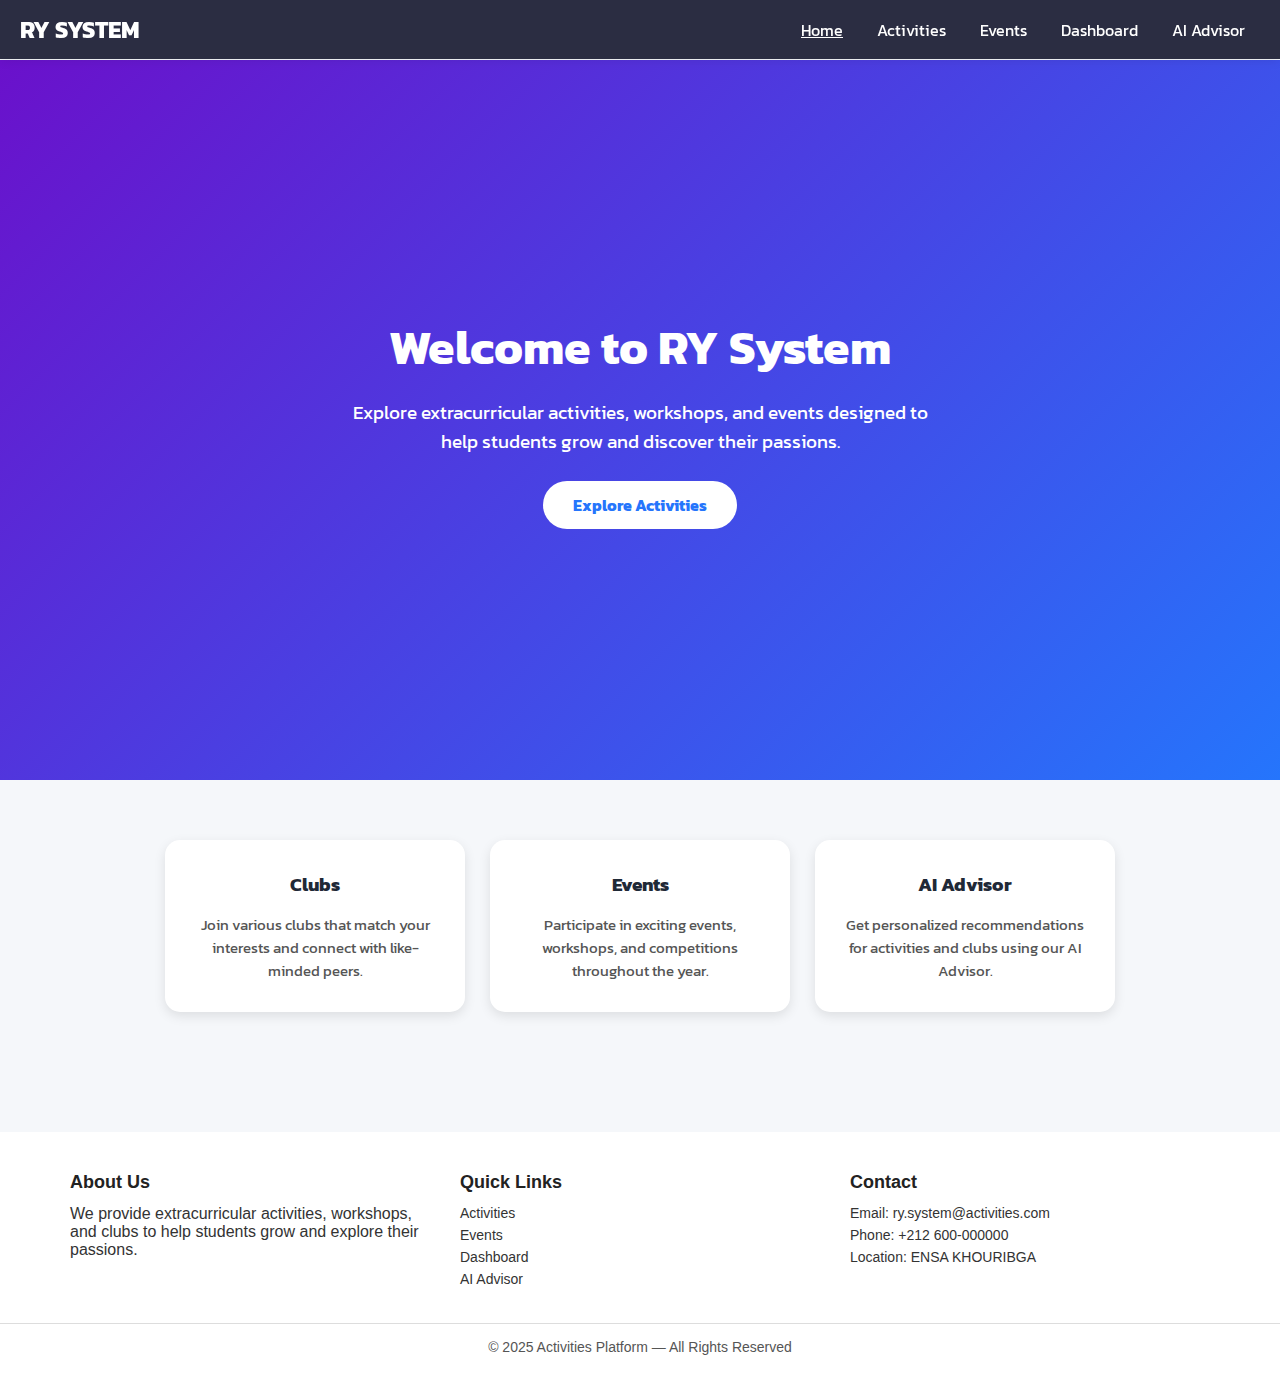
<file: index.html>
<!DOCTYPE html>
<html lang="en">

<head>
    <meta charset="UTF-8">
    <meta name="viewport" content="width=device-width, initial-scale=1.0">
    <title>Clubs</title>

    <link rel="stylesheet" href="styles/global.css">
    <link rel="stylesheet" href="styles/home.css">
    <link rel="stylesheet" href="styles/nav-footer.css">

    <link rel="preconnect" href="https://fonts.googleapis.com">
    <link rel="preconnect" href="https://fonts.gstatic.com" crossorigin>
    <link href="https://fonts.googleapis.com/css2?family=Kanit:ital,wght@0,400;0,700&display=swap" rel="stylesheet">
</head>

<body>
    <nav class="computer-nav">
        <div class="left-comp-nav">
            <a href="./index.html" class="logo-link">
                <p class="nav-logo-txt">RY SYSTEM</p>
            </a>
        </div>
        <div class="right-comp-nav">
            <a href="index.html" class="comp-nav-link selected-nav">Home</a>
            <a href="pages/activities.html" class="comp-nav-link">Activities</a>
            <a href="pages/events.html" class="comp-nav-link">Events</a>
            <a href="pages/dashboard.html" class="comp-nav-link">Dashboard</a>
            <a href="pages/advisor.html" class="comp-nav-link">AI Advisor</a>
        </div>
    </nav>

    <section class="hero">
        <h1>Welcome to RY System</h1>
        <p>Explore extracurricular activities, workshops, and events designed to help students grow and discover
            their passions.</p>
        <a href="pages/activities.html" class="cta-btn">Explore Activities</a>
    </section>

    <section class="features">
        <div class="feature-card">
            <h3>Clubs</h3>
            <p>Join various clubs that match your interests and connect with like-minded peers.</p>
        </div>
        <div class="feature-card">
            <h3>Events</h3>
            <p>Participate in exciting events, workshops, and competitions throughout the year.</p>
        </div>
        <div class="feature-card">
            <h3>AI Advisor</h3>
            <p>Get personalized recommendations for activities and clubs using our AI Advisor.</p>
        </div>
    </section>

    <footer class="footer">
        <div class="footer-container">

            <div class="footer-section">
                <h3>About Us</h3>
                <p>
                    We provide extracurricular activities, workshops, and clubs to help students grow and explore their
                    passions.
                </p>
            </div>

            <div class="footer-section">
                <h3>Quick Links</h3>
                <ul>
                    <li><a href="pages/activities.html">Activities</a></li>
                    <li><a href="pages/events.html">Events</a></li>
                    <li><a href="pages/dashboard.html">Dashboard</a></li>
                    <li><a href="pages/advisor.html">AI Advisor</a></li>
                </ul>
            </div>

            <div class="footer-section">
                <h3>Contact</h3>
                <ul>
                    <li>Email: ry.system@activities.com</li>
                    <li>Phone: +212 600-000000</li>
                    <li>Location: ENSA KHOURIBGA</li>
                </ul>
            </div>

        </div>

        <div class="footer-bottom">
            <p>© 2025 Activities Platform — All Rights Reserved</p>
        </div>
    </footer>
</body>

</html>
</file>
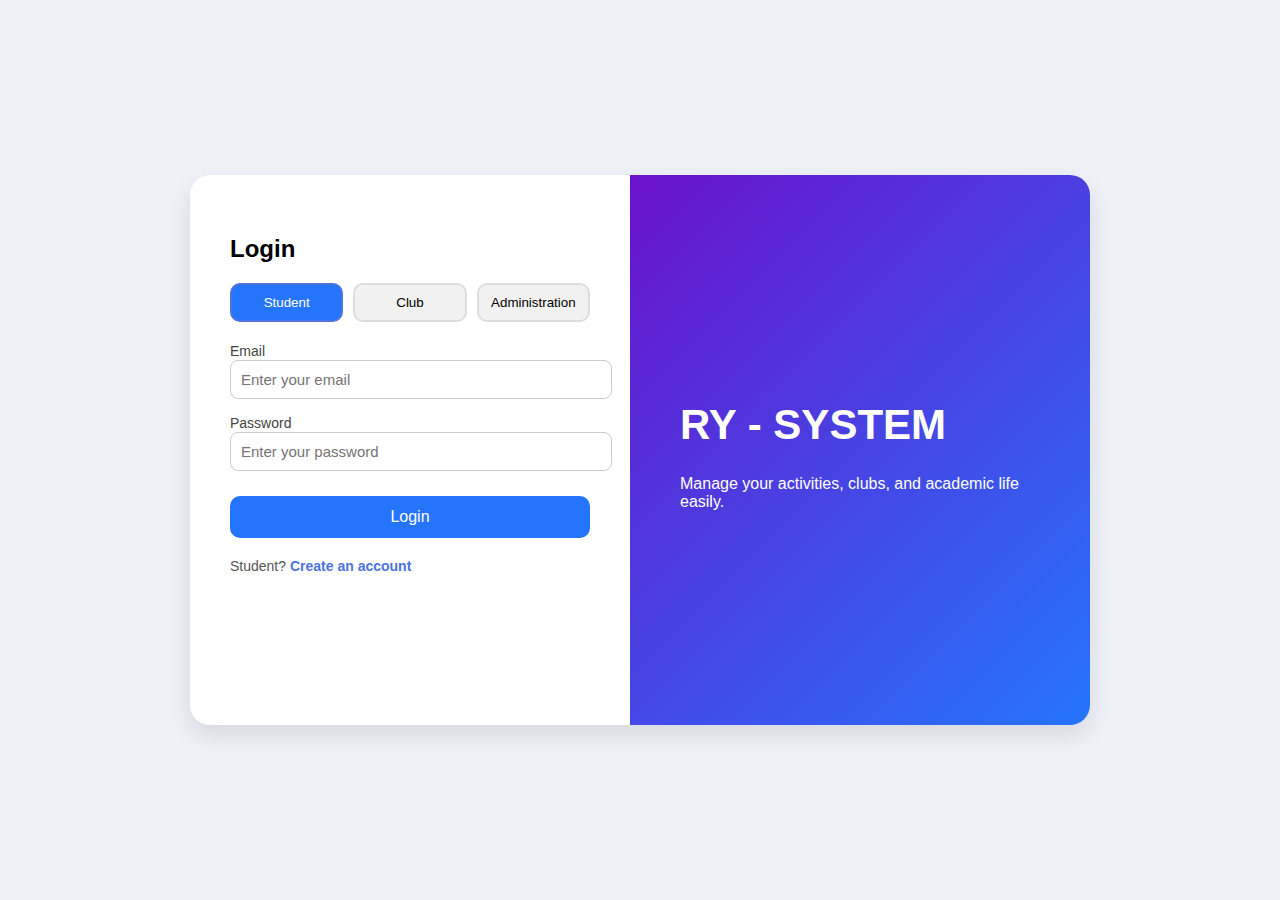
<file: login.html>
<!DOCTYPE html>
<html lang="en">

<head>
    <meta charset="UTF-8" />
    <meta name="viewport" content="width=device-width, initial-scale=1.0" />
    <title>Activities IS — Login</title>

    <link rel="stylesheet" href="../styles/auth.css">
</head>

<body>

    <div class="auth-container">
        <div class="form-box" id="loginBox">
            <h2>Login</h2>

            <div class="account-select">
                <button class="type-btn active" data-type="student">Student</button>
                <button class="type-btn" data-type="club">Club</button>
                <button class="type-btn" data-type="admin">Administration</button>
            </div>

            <div class="input-group">
                <label>Email</label>
                <input type="email" id="loginEmail" placeholder="Enter your email" required>
            </div>

            <div class="input-group">
                <label>Password</label>
                <input type="password" id="loginPassword" placeholder="Enter your password" required>
            </div>

            <button class="submit-btn">Login</button>

            <p class="switch-text">
                Student?
                <span class="switch-btn" id="openRegister">Create an account</span>
            </p>
        </div>


        <div class="form-box hidden" id="registerBox">
            <h2>Create Student Account</h2>

            <div class="input-group">
                <label>Full Name</label>
                <input type="text" placeholder="Your full name" required>
            </div>

            <div class="input-group">
                <label>Student Email</label>
                <input type="email" placeholder="student@school.com" required>
            </div>

            <div class="input-group">
                <label>Password</label>
                <input type="password" placeholder="Create password" required>
            </div>

            <div class="input-group">
                <label>Student ID</label>
                <input type="text" placeholder="Ex: 202312345" required>
            </div>

            <button class="submit-btn">Register</button>

            <p class="switch-text">
                Already have an account?
                <span class="switch-btn" id="backToLogin">Login</span>
            </p>
        </div>


        <div class="side-box">
            <h1>RY - SYSTEM</h1>
            <p>Manage your activities, clubs, and academic life easily.</p>
        </div>

    </div>

    <script src="../js/auth.js"></script>
</body>

</html>
</file>
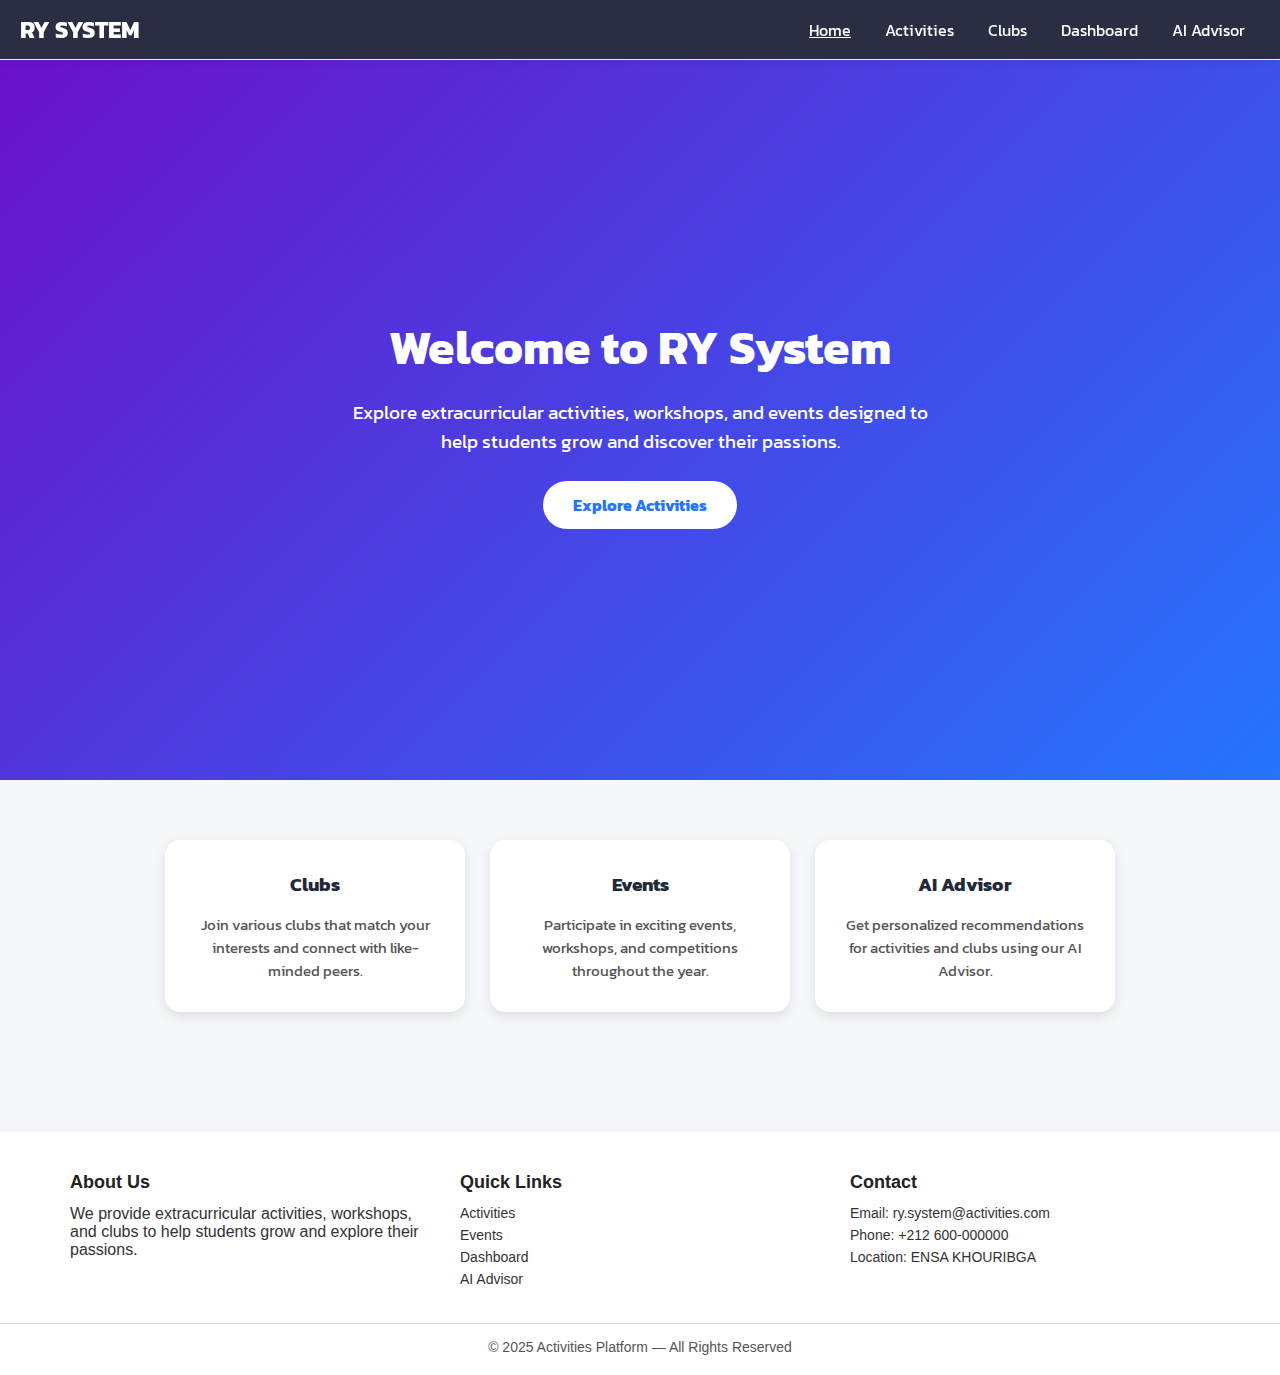
<file: student.html>
<!DOCTYPE html>
<html lang="en">

<head>
    <meta charset="UTF-8">
    <meta name="viewport" content="width=device-width, initial-scale=1.0">
    <title>RY - SYSTEM</title>

    <link rel="stylesheet" href="styles/global.css">
    <link rel="stylesheet" href="styles/home.css">
    <link rel="stylesheet" href="styles/nav-footer.css">

    <link rel="preconnect" href="https://fonts.googleapis.com">
    <link rel="preconnect" href="https://fonts.gstatic.com" crossorigin>
    <link href="https://fonts.googleapis.com/css2?family=Kanit:ital,wght@0,400;0,700&display=swap" rel="stylesheet">
</head>

<body>
    <nav class="computer-nav">
        <div class="left-comp-nav">
            <a href="./index.html" class="logo-link">
                <p class="nav-logo-txt">RY SYSTEM</p>
            </a>
        </div>
        <div class="right-comp-nav">
            <a href="index.html" class="comp-nav-link selected-nav">Home</a>
            <a href="pages/activities.html" class="comp-nav-link">Activities</a>
            <a href="pages/clubs.html" class="comp-nav-link">Clubs</a>
            <a href="pages/dashboard.html" class="comp-nav-link">Dashboard</a>
            <a href="pages/advisor.html" class="comp-nav-link">AI Advisor</a>
        </div>
    </nav>

    <section class="hero">
        <h1>Welcome to RY System</h1>
        <p>Explore extracurricular activities, workshops, and events designed to help students grow and discover
            their passions.</p>
        <a href="pages/activities.html" class="cta-btn">Explore Activities</a>
    </section>

    <section class="features">
        <div class="feature-card">
            <h3>Clubs</h3>
            <p>Join various clubs that match your interests and connect with like-minded peers.</p>
        </div>
        <div class="feature-card">
            <h3>Events</h3>
            <p>Participate in exciting events, workshops, and competitions throughout the year.</p>
        </div>
        <div class="feature-card">
            <h3>AI Advisor</h3>
            <p>Get personalized recommendations for activities and clubs using our AI Advisor.</p>
        </div>
    </section>

    <footer class="footer">
        <div class="footer-container">

            <div class="footer-section">
                <h3>About Us</h3>
                <p>
                    We provide extracurricular activities, workshops, and clubs to help students grow and explore their
                    passions.
                </p>
            </div>

            <div class="footer-section">
                <h3>Quick Links</h3>
                <ul>
                    <li><a href="pages/activities.html">Activities</a></li>
                    <li><a href="pages/events.html">Events</a></li>
                    <li><a href="pages/dashboard.html">Dashboard</a></li>
                    <li><a href="pages/advisor.html">AI Advisor</a></li>
                </ul>
            </div>

            <div class="footer-section">
                <h3>Contact</h3>
                <ul>
                    <li>Email: ry.system@activities.com</li>
                    <li>Phone: +212 600-000000</li>
                    <li>Location: ENSA KHOURIBGA</li>
                </ul>
            </div>

        </div>

        <div class="footer-bottom">
            <p>© 2025 Activities Platform — All Rights Reserved</p>
        </div>
    </footer>
</body>

</html>
</file>
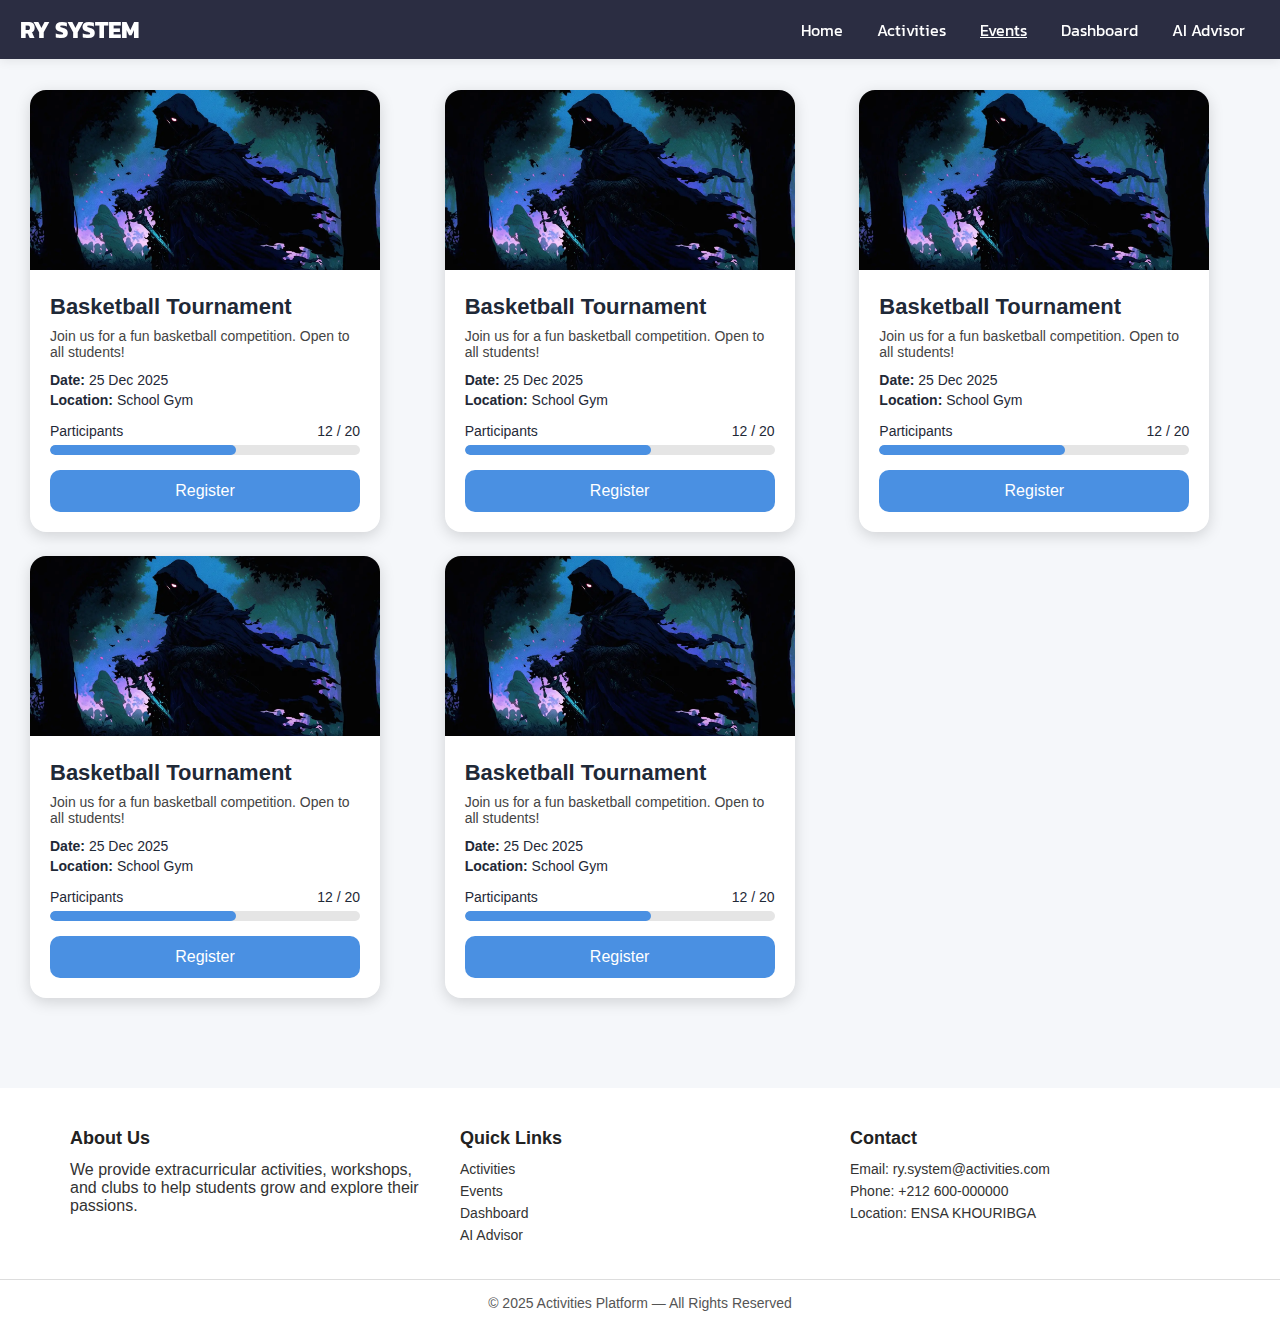
<file: pages/events.html>
<!DOCTYPE html>
<html lang="en">
<head>
    <meta charset="UTF-8">
    <meta name="viewport" content="width=device-width, initial-scale=1.0">
    <title>Events</title>

    <link rel="stylesheet" href="../styles/global.css">
    <link rel="stylesheet" href="../styles/nav-footer.css">
    <link rel="stylesheet" href="../styles/pages-styles/events.css">

    <link rel="preconnect" href="https://fonts.googleapis.com">
    <link rel="preconnect" href="https://fonts.gstatic.com" crossorigin>
    <link href="https://fonts.googleapis.com/css2?family=Kanit:ital,wght@0,400;0,700&display=swap" rel="stylesheet">
</head>
<body>
    <nav class="computer-nav">
        <div class="left-comp-nav">
            <a href="../index.html" class="logo-link">
                <p class="nav-logo-txt">RY SYSTEM</p>
            </a>
        </div>
        <div class="right-comp-nav">
            <a href="../index.html" class="comp-nav-link">Home</a>
            <a href="activities.html" class="comp-nav-link">Activities</a>
            <a href="events.html" class="comp-nav-link selected-nav">Events</a>
            <a href="dashboard.html" class="comp-nav-link">Dashboard</a>
            <a href="advisor.html" class="comp-nav-link">AI Advisor</a>
        </div>
    </nav>

    <div class="events-container">
        <div class="events-card">
            <img src="../images/im2.jpg" alt="events Photo" class="events-photo" />

            <div class="events-content">
                <h2 class="events-title">Basketball Tournament</h2>
                <p class="events-description">
                    Join us for a fun basketball competition. Open to all students!
                </p>

                <div class="events-info">
                    <p><strong>Date:</strong> 25 Dec 2025</p>
                    <p><strong>Location:</strong> School Gym</p>
                </div>

                <div class="participants">
                    <div class="participants-header">
                        <span>Participants</span>
                        <span>12 / 20</span>
                    </div>

                    <div class="progress-bar">
                        <div class="progress-fill" style="width: 60%;"></div>
                    </div>
                </div>

                <button class="register-btn">Register</button>
            </div>
        </div>

        <div class="events-card">
            <img src="../images/im2.jpg" alt="events Photo" class="events-photo" />

            <div class="events-content">
                <h2 class="events-title">Basketball Tournament</h2>
                <p class="events-description">
                    Join us for a fun basketball competition. Open to all students!
                </p>

                <div class="events-info">
                    <p><strong>Date:</strong> 25 Dec 2025</p>
                    <p><strong>Location:</strong> School Gym</p>
                </div>

                <div class="participants">
                    <div class="participants-header">
                        <span>Participants</span>
                        <span>12 / 20</span>
                    </div>

                    <div class="progress-bar">
                        <div class="progress-fill" style="width: 60%;"></div>
                    </div>
                </div>

                <button class="register-btn">Register</button>
            </div>
        </div>

        <div class="events-card">
            <img src="../images/im2.jpg" alt="events Photo" class="events-photo" />

            <div class="events-content">
                <h2 class="events-title">Basketball Tournament</h2>
                <p class="events-description">
                    Join us for a fun basketball competition. Open to all students!
                </p>

                <div class="events-info">
                    <p><strong>Date:</strong> 25 Dec 2025</p>
                    <p><strong>Location:</strong> School Gym</p>
                </div>

                <div class="participants">
                    <div class="participants-header">
                        <span>Participants</span>
                        <span>12 / 20</span>
                    </div>

                    <div class="progress-bar">
                        <div class="progress-fill" style="width: 60%;"></div>
                    </div>
                </div>

                <button class="register-btn">Register</button>
            </div>
        </div>

        <div class="events-card">
            <img src="../images/im2.jpg" alt="events Photo" class="events-photo" />

            <div class="events-content">
                <h2 class="events-title">Basketball Tournament</h2>
                <p class="events-description">
                    Join us for a fun basketball competition. Open to all students!
                </p>

                <div class="events-info">
                    <p><strong>Date:</strong> 25 Dec 2025</p>
                    <p><strong>Location:</strong> School Gym</p>
                </div>

                <div class="participants">
                    <div class="participants-header">
                        <span>Participants</span>
                        <span>12 / 20</span>
                    </div>

                    <div class="progress-bar">
                        <div class="progress-fill" style="width: 60%;"></div>
                    </div>
                </div>

                <button class="register-btn">Register</button>
            </div>
        </div>

        <div class="events-card">
            <img src="../images/im2.jpg" alt="events Photo" class="events-photo" />

            <div class="events-content">
                <h2 class="events-title">Basketball Tournament</h2>
                <p class="events-description">
                    Join us for a fun basketball competition. Open to all students!
                </p>

                <div class="events-info">
                    <p><strong>Date:</strong> 25 Dec 2025</p>
                    <p><strong>Location:</strong> School Gym</p>
                </div>

                <div class="participants">
                    <div class="participants-header">
                        <span>Participants</span>
                        <span>12 / 20</span>
                    </div>

                    <div class="progress-bar">
                        <div class="progress-fill" style="width: 60%;"></div>
                    </div>
                </div>

                <button class="register-btn">Register</button>
            </div>
        </div>
    </div>

    <footer class="footer">
        <div class="footer-container">

            <div class="footer-section">
                <h3>About Us</h3>
                <p>
                    We provide extracurricular activities, workshops, and clubs to help students grow and explore their
                    passions.
                </p>
            </div>

            <div class="footer-section">
                <h3>Quick Links</h3>
                <ul>
                    <li><a href="pages/activities.html">Activities</a></li>
                    <li><a href="pages/events.html">Events</a></li>
                    <li><a href="pages/dashboard.html">Dashboard</a></li>
                    <li><a href="pages/advisor.html">AI Advisor</a></li>
                </ul>
            </div>

            <div class="footer-section">
                <h3>Contact</h3>
                <ul>
                    <li>Email: ry.system@activities.com</li>
                    <li>Phone: +212 600-000000</li>
                    <li>Location: ENSA KHOURIBGA</li>
                </ul>
            </div>

        </div>

        <div class="footer-bottom">
            <p>© 2025 Activities Platform — All Rights Reserved</p>
        </div>
    </footer>
</body>
</html>
</file>
<file: styles/global.css>
* {
    margin: 0;
    padding: 0;
    box-sizing: border-box;
}

body {
    font-family: 'Kanit', sans-serif;
    background: #F5F7FA;
    color: #1F2937;
    padding-top: 60px;;
}

.logo-link {
    text-decoration: none;
    color: inherit;
}

h1, h2, h3 {
    margin: 0;
}

a {
    text-decoration: none;
    color: inherit;
}
</file>
<file: styles/home.css>
.hero {
    display: flex;
    flex-direction: column;
    justify-content: center;
    align-items: center;
    height: 80vh;
    background: linear-gradient(135deg, #6a11cb, #2575fc);
    color: white;
    text-align: center;
    padding: 0 20px;
}

.hero h1 {
    font-size: 3rem;
    margin-bottom: 15px;
}

.hero p {
    font-size: 1.2rem;
    max-width: 600px;
    margin-bottom: 25px;
}

.hero a.cta-btn {
    text-decoration: none;
    background-color: white;
    color: #2575fc;
    padding: 12px 30px;
    border-radius: 30px;
    font-weight: bold;
    transition: 0.3s;
}

.hero a.cta-btn:hover {
    background-color: #e0e0e0;
}

.features {
    display: flex;
    flex-wrap: wrap;
    justify-content: center;
    gap: 25px;
    padding: 60px 20px;
}

.feature-card {
    background-color: white;
    flex: 1 1 250px;
    max-width: 300px;
    padding: 30px;
    border-radius: 15px;
    box-shadow: 0 4px 12px rgba(0, 0, 0, 0.1);
    text-align: center;
    transition: transform 0.3s;
}

.feature-card:hover {
    transform: translateY(-5px);
}

.feature-card h3 {
    margin-bottom: 15px;
}

.feature-card p {
    font-size: 0.95rem;
    color: #555;
}
</file>
<file: styles/nav-footer.css>
.computer-nav {
  background-color: #2B2D42;
  display: flex;
  justify-content: space-between;
  align-items: center;
  padding: 12px 20px;
  color: white;
  position: fixed;
  top: 0;
  left: 0;
  width: 100%;
  z-index: 1000;
  box-shadow: 0 2px 10px rgba(0, 0, 0, 0.08);
}

.nav-logo-txt {
  font-size: 24px;
  font-family: "Kanit", sans-serif;
  font-weight: 700;
  font-style: normal;
}

.comp-nav-link {
  color: white;
  text-decoration: none;
  margin: 0 15px;
  font-weight: bold;

  font-family: "Kanit", sans-serif;
  font-weight: 400;
  font-style: normal;
  font-size: 16px;
}

.comp-nav-link:hover {
  text-decoration: underline;
}

.selected-nav {
  text-decoration: underline;
}

.mobile-nav,
.mobile-menu-btn {
  display: none;
}

@media (max-width: 768px) {
  .computer-nav {
    display: none;
  }

  body {
    padding-top: 0;
  }

  .mobile-menu-btn {
    display: block;
    position: fixed;
    top: 15px;
    right: 15px;
    background: #2B2D42;
    color: white;
    border: none;
    padding: 10px 14px;
    font-size: 22px;
    border-radius: 6px;
    z-index: 1500;
  }

  .mobile-nav {
    display: none;
    flex-direction: column;
    background: #2B2D42;
    padding: 20px;
    position: fixed;
    width: 70%;
    height: 100vh;
    top: 0;
    left: 0;
    z-index: 1400;
    box-shadow: 3px 0 10px rgba(0, 0, 0, 0.3);
  }

  .mobile-nav a {
    color: white;
    text-decoration: none;
    padding: 12px 0;
    border-bottom: 1px solid rgba(255, 255, 255, 0.2);
    font-family: "Kanit", sans-serif;
    font-size: 18px;
  }
}




.footer {
  background: #fff;
  padding: 40px 0 20px;
  font-family: "Poppins", sans-serif;
  color: #333;
  margin-top: 60px;
}

.footer-container {
  max-width: 1200px;
  margin: auto;
  padding: 0 30px;

  display: grid;
  grid-template-columns: repeat(auto-fit, minmax(250px, 1fr));
  gap: 30px;
}

.footer-section h3 {
  margin-bottom: 12px;
  font-size: 18px;
  color: #222;
}

.footer-section ul {
  list-style: none;
  padding: 0;
  margin: 0;
}

.footer-section ul li {
  margin: 6px 0;
  font-size: 14px;
}

.footer-section a {
  color: #333;
  text-decoration: none;
  transition: 0.2s;
}

.footer-section a:hover {
  color: #4a90e2;
}

.footer-bottom {
  text-align: center;
  margin-top: 30px;
  padding-top: 15px;
  border-top: 1px solid #ddd;
}

.footer-bottom p {
  font-size: 14px;
  color: #555;
}

.account-nav {
  display: flex;
  align-items: center;
  margin-right: 20px;
}

.profile-dropdown {
  position: relative;
  display: flex;
  align-items: center;
  gap: 10px;
  cursor: pointer;
}

.profile-avatar {
  width: 32px;
  height: 32px;
  border-radius: 50%;
  object-fit: cover;
}

.dropdown-menu {
  position: absolute;
  top: 45px;
  right: 0;
  background: #fff;
  padding: 10px;
  border-radius: 8px;
  box-shadow: 0 4px 12px rgba(0, 0, 0, 0.1);
  display: none;
  flex-direction: column;
  width: 150px;
}

.dropdown-menu a {
  padding: 8px;
  font-size: 14px;
  text-decoration: none;
  color: #222;
}

.dropdown-menu a:hover {
  background: #f4f4f4;
  border-radius: 5px;
}
</file>
<file: styles/auth.css>
body {
    margin: 0;
    height: 100vh;
    background: #eef1f7;
    display: flex;
    justify-content: center;
    align-items: center;
    font-family: "Poppins", sans-serif;
}

.auth-container {
    width: 900px;
    height: 550px;
    background: #fff;
    display: flex;
    border-radius: 20px;
    overflow: hidden;
    box-shadow: 0 10px 25px rgba(0,0,0,0.1);
}

.form-box {
    width: 50%;
    padding: 40px;
}

.hidden {
    display: none;
}

h2 {
    margin-bottom: 20px;
}

.input-group {
    margin-bottom: 15px;
}

label {
    font-size: 14px;
    color: #444;
}

input {
    width: 100%;
    padding: 10px;
    border: 1px solid #ccc;
    border-radius: 8px;
    font-size: 15px;
}

.submit-btn {
    margin-top: 10px;
    width: 100%;
    padding: 12px;
    background: #2575fc;
    color: #fff;
    border: none;
    border-radius: 10px;
    font-size: 16px;
    cursor: pointer;
}

.submit-btn:hover {
    background: #2575fc;
}

.switch-text {
    margin-top: 20px;
    color: #555;
    font-size: 14px;
}

.switch-btn {
    color: #4E73DF;
    cursor: pointer;
    font-weight: bold;
}

.account-select {
    display: flex;
    gap: 10px;
    margin-bottom: 20px;
}

.type-btn {
    flex: 1;
    padding: 10px;
    background: #f1f1f1;
    border: 2px solid #ddd;
    border-radius: 10px;
    cursor: pointer;
    transition: .3s;
}

.type-btn.active {
    background: #2575fc;
    color: white;
    border-color: #4E73DF;
}

.side-box {
    width: 50%;
    background: linear-gradient(135deg, #6a11cb, #2575fc);
    padding: 60px 50px;
    color: #fff;
    display: flex;
    flex-direction: column;
    justify-content: center;
}

.side-box h1 {
    font-size: 42px;
    margin-bottom: 10px;
}

.side-box p {
    font-size: 16px;
}
</file>
<file: styles/pages-styles/events.css>
.events-container {
  display: grid;
  grid-template-columns: repeat(auto-fill, minmax(320px, 1fr));
  gap: 24px;

  padding: 30px;
  max-width: 1300px;
  margin: 0 auto;
}

.events-container .events-card {
  transition: transform 0.2s ease, box-shadow 0.2s ease;
}

.events-container .events-card:hover {
  transform: translateY(-5px);
  box-shadow: 0 6px 20px rgba(0,0,0,0.18);
}

.events-card {
  position: relative;
  width: 350px;
  background: #ffffff;
  border-radius: 16px;
  overflow: hidden;
  box-shadow: 0 4px 15px rgba(0,0,0,0.15);
  font-family: "Poppins", sans-serif;
}

.events-tag {
  position: absolute;
  top: 12px;
  left: 12px;
  background: #ff6b6b;
  color: white;
  padding: 6px 12px;
  font-size: 13px;
  font-weight: 600;
  border-radius: 8px;
  z-index: 10;
}

.tag-club {
  background: #4a90e2;
}

.tag-workshop {
  background: #ff6b6b;
}

.tag-event {
  background: #38b000;
}

.events-photo {
  width: 100%;
  height: 180px;
  object-fit: cover;
}

.events-card {
  width: 350px;
  background: #ffffff;
  border-radius: 16px;
  overflow: hidden;
  box-shadow: 0 4px 15px rgba(0,0,0,0.15);
  font-family: "Poppins", sans-serif;
}

.events-photo {
  width: 100%;
  height: 180px;
  object-fit: cover;
}

.events-content {
  padding: 20px;
}

.events-title {
  margin: 0;
  font-size: 22px;
  font-weight: 600;
}

.events-description {
  font-size: 14px;
  margin: 8px 0 12px;
  color: #444;
}

.events-info p {
  margin: 4px 0;
  font-size: 14px;
}

.participants {
  margin: 15px 0;
}

.participants-header {
  display: flex;
  justify-content: space-between;
  font-size: 14px;
  margin-bottom: 6px;
}

.progress-bar {
  width: 100%;
  height: 10px;
  background: #e5e5e5;
  border-radius: 50px;
  overflow: hidden;
}

.progress-fill {
  height: 100%;
  background: #4a90e2;
  border-radius: 50px;
}

.register-btn {
  width: 100%;
  padding: 12px;
  background: #4a90e2;
  color: white;
  border: none;
  border-radius: 10px;
  font-size: 16px;
  cursor: pointer;
  transition: 0.2s;
}

.register-btn:hover {
  background: #3379c9;
}
</file>
